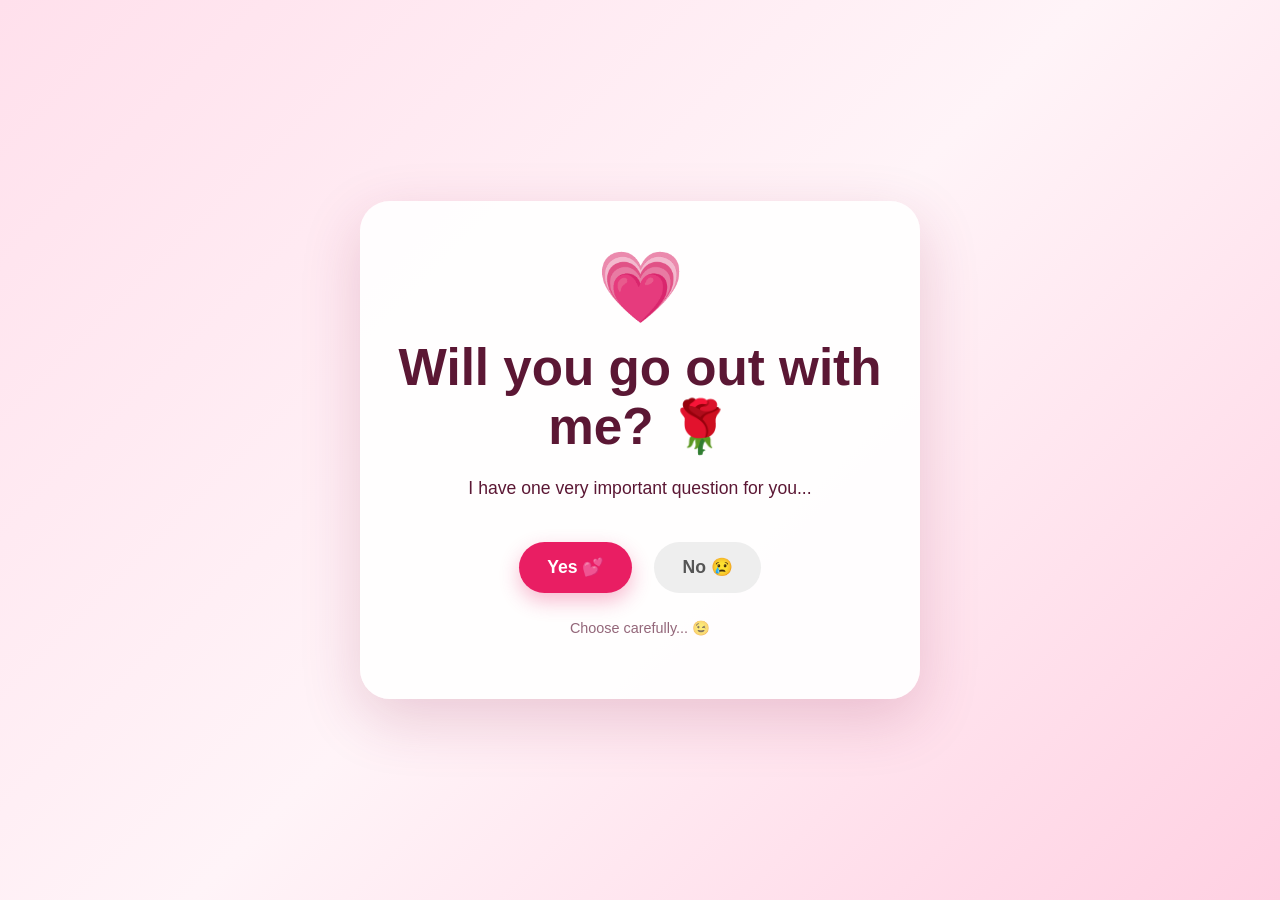
<file: index.html>
<!DOCTYPE html>
<html lang="en">
<head>
  <meta charset="UTF-8">
  <meta name="viewport" content="width=device-width, initial-scale=1.0">
  <title>A Little Question 💖</title>
  <link rel="stylesheet" href="style.css">
</head>
<body>
  <main class="card">
    <div class="heart">💗</div>
    <h1>Will you go out with me? 🌹</h1>
    <p>I have one very important question for you...</p>

    <div class="buttons" id="buttonArea">
      <button id="yesBtn" class="yes">Yes 💕</button>
      <button id="noBtn" class="no">No 😢</button>
    </div>

    <p class="hint">Choose carefully... 😉</p>
  </main>

  <div class="hearts" aria-hidden="true">
    <span>♥</span><span>♥</span><span>♥</span><span>♥</span><span>♥</span>
  </div>

  <script>
    const noBtn = document.getElementById("noBtn");
    const yesBtn = document.getElementById("yesBtn");
    const area = document.getElementById("buttonArea");

    function moveNoButton() {
      const padding = 12;
      const maxX = window.innerWidth - noBtn.offsetWidth - padding;
      const maxY = window.innerHeight - noBtn.offsetHeight - padding;

      const x = Math.max(padding, Math.random() * maxX);
      const y = Math.max(padding, Math.random() * maxY);

      noBtn.style.position = "fixed";
      noBtn.style.left = `${x}px`;
      noBtn.style.top = `${y}px`;
      noBtn.style.zIndex = "20";
    }

    // On desktop it moves when hovered; on phones it moves when touched.
    noBtn.addEventListener("mouseenter", moveNoButton);
    noBtn.addEventListener("touchstart", (e) => {
      e.preventDefault();
      moveNoButton();
    }, { passive: false });

    noBtn.addEventListener("click", (e) => {
      e.preventDefault();
      moveNoButton();
    });

    yesBtn.addEventListener("click", () => {
      window.location.href = "yes.html";
    });
  </script>
</body>
</html>
</file>
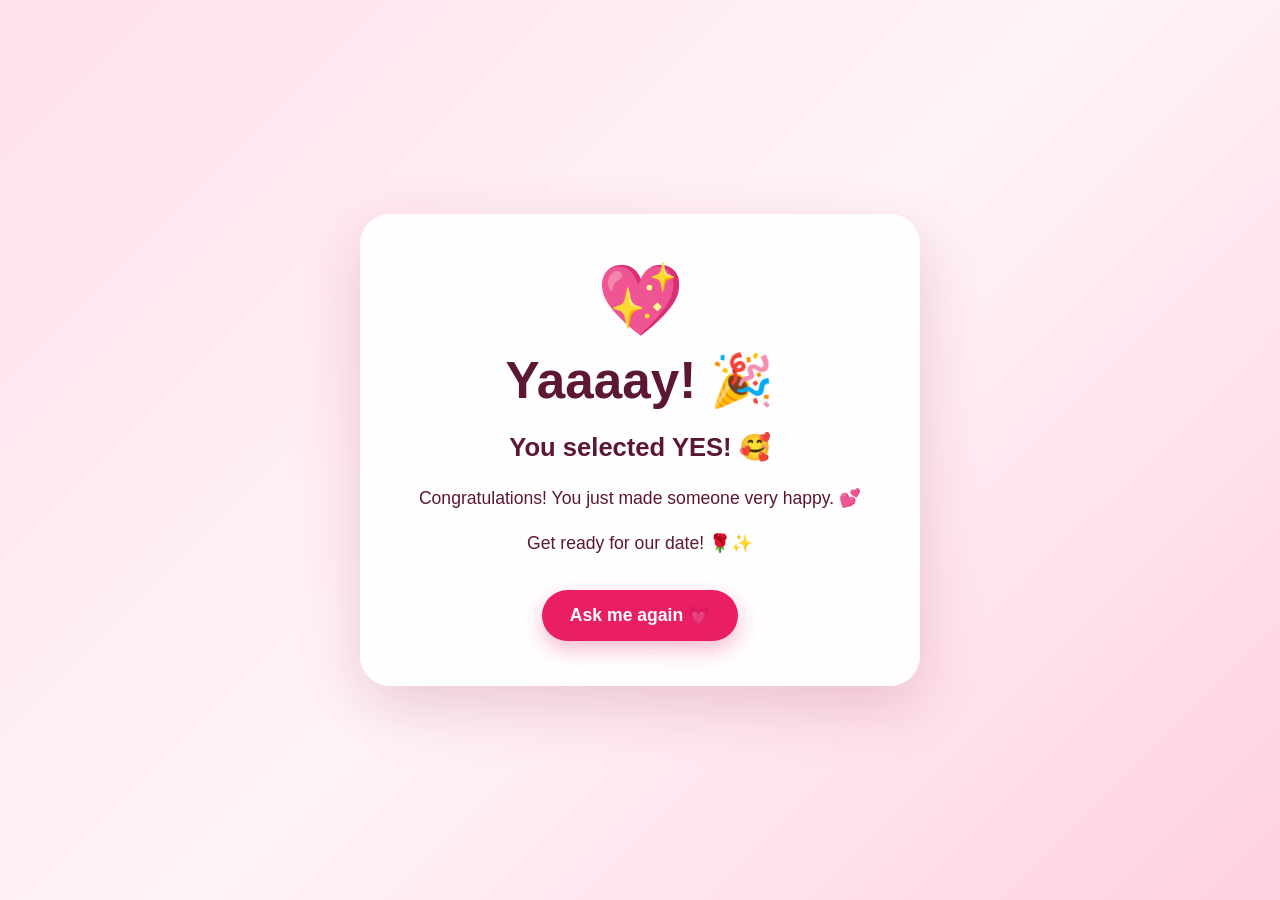
<file: yes.html>
<!DOCTYPE html>
<html lang="en">
<head>
  <meta charset="UTF-8">
  <meta name="viewport" content="width=device-width, initial-scale=1.0">
  <title>It's a Yes! 💕</title>
  <link rel="stylesheet" href="style.css">
</head>
<body class="celebrate">
  <div class="card success">
    <div class="big-heart">💖</div>
    <h1>Yaaaay! 🎉</h1>
    <h2>You selected YES! 🥰</h2>
    <p>Congratulations! You just made someone very happy. 💕</p>
    <p>Get ready for our date! 🌹✨</p>
    <button class="yes back" onclick="window.location.href='index.html'">
      Ask me again 💗
    </button>
  </div>

  <script>
    // Simple falling-heart celebration.
    for (let i = 0; i < 28; i++) {
      const heart = document.createElement("span");
      heart.className = "falling-heart";
      heart.textContent = ["💗","💕","💖","💘","🌹"][Math.floor(Math.random() * 5)];
      heart.style.left = Math.random() * 100 + "vw";
      heart.style.animationDelay = Math.random() * 3 + "s";
      heart.style.animationDuration = (3 + Math.random() * 3) + "s";
      document.body.appendChild(heart);
    }
  </script>
</body>
</html>
</file>
<file: style.css>
* {
  box-sizing: border-box;
}

body {
  margin: 0;
  min-height: 100vh;
  display: flex;
  justify-content: center;
  align-items: center;
  padding: 20px;
  font-family: Arial, Helvetica, sans-serif;
  background: linear-gradient(135deg, #ffe0ec, #fff4f8, #ffd0e2);
  overflow: hidden;
  color: #5b1734;
}

.card {
  width: min(92vw, 560px);
  padding: 45px 30px;
  text-align: center;
  background: rgba(255,255,255,.92);
  border-radius: 30px;
  box-shadow: 0 20px 60px rgba(150, 35, 80, .2);
  position: relative;
  z-index: 5;
}

.heart, .big-heart {
  font-size: 70px;
  animation: pulse 1.3s infinite;
}

h1 {
  margin: 10px 0;
  font-size: clamp(2rem, 7vw, 3.2rem);
}

h2 {
  font-size: 1.6rem;
}

p {
  font-size: 1.1rem;
  line-height: 1.6;
}

.buttons {
  margin-top: 30px;
  display: flex;
  justify-content: center;
  align-items: center;
  gap: 22px;
  min-height: 70px;
}

button {
  border: 0;
  border-radius: 999px;
  padding: 15px 28px;
  font-size: 1.1rem;
  font-weight: bold;
  cursor: pointer;
  transition: transform .2s, box-shadow .2s;
}

button:hover {
  transform: scale(1.08);
}

.yes {
  background: #e91e63;
  color: white;
  box-shadow: 0 8px 20px rgba(233,30,99,.3);
}

.no {
  background: #eee;
  color: #555;
}

.hint {
  font-size: .9rem;
  opacity: .65;
}

.success {
  animation: appear .7s ease-out;
}

.back {
  margin-top: 15px;
}

.hearts span {
  position: fixed;
  bottom: -40px;
  font-size: 25px;
  color: #e91e63;
  animation: float 7s linear infinite;
  opacity: .5;
}

.hearts span:nth-child(1) { left: 10%; animation-delay: 0s; }
.hearts span:nth-child(2) { left: 30%; animation-delay: 2s; }
.hearts span:nth-child(3) { left: 50%; animation-delay: 4s; }
.hearts span:nth-child(4) { left: 70%; animation-delay: 1s; }
.hearts span:nth-child(5) { left: 90%; animation-delay: 3s; }

.falling-heart {
  position: fixed;
  top: -50px;
  font-size: 30px;
  z-index: 10;
  animation: fall linear forwards;
}

@keyframes pulse {
  50% { transform: scale(1.15); }
}

@keyframes float {
  from { transform: translateY(0) rotate(0); }
  to { transform: translateY(-110vh) rotate(360deg); }
}

@keyframes fall {
  to {
    transform: translateY(110vh) rotate(360deg);
    opacity: 0;
  }
}

@keyframes appear {
  from { opacity: 0; transform: scale(.8); }
  to { opacity: 1; transform: scale(1); }
}

@media (max-width: 600px) {
  .card {
    padding: 35px 20px;
  }

  .buttons {
    gap: 12px;
  }

  button {
    padding: 13px 22px;
  }
}
</file>
